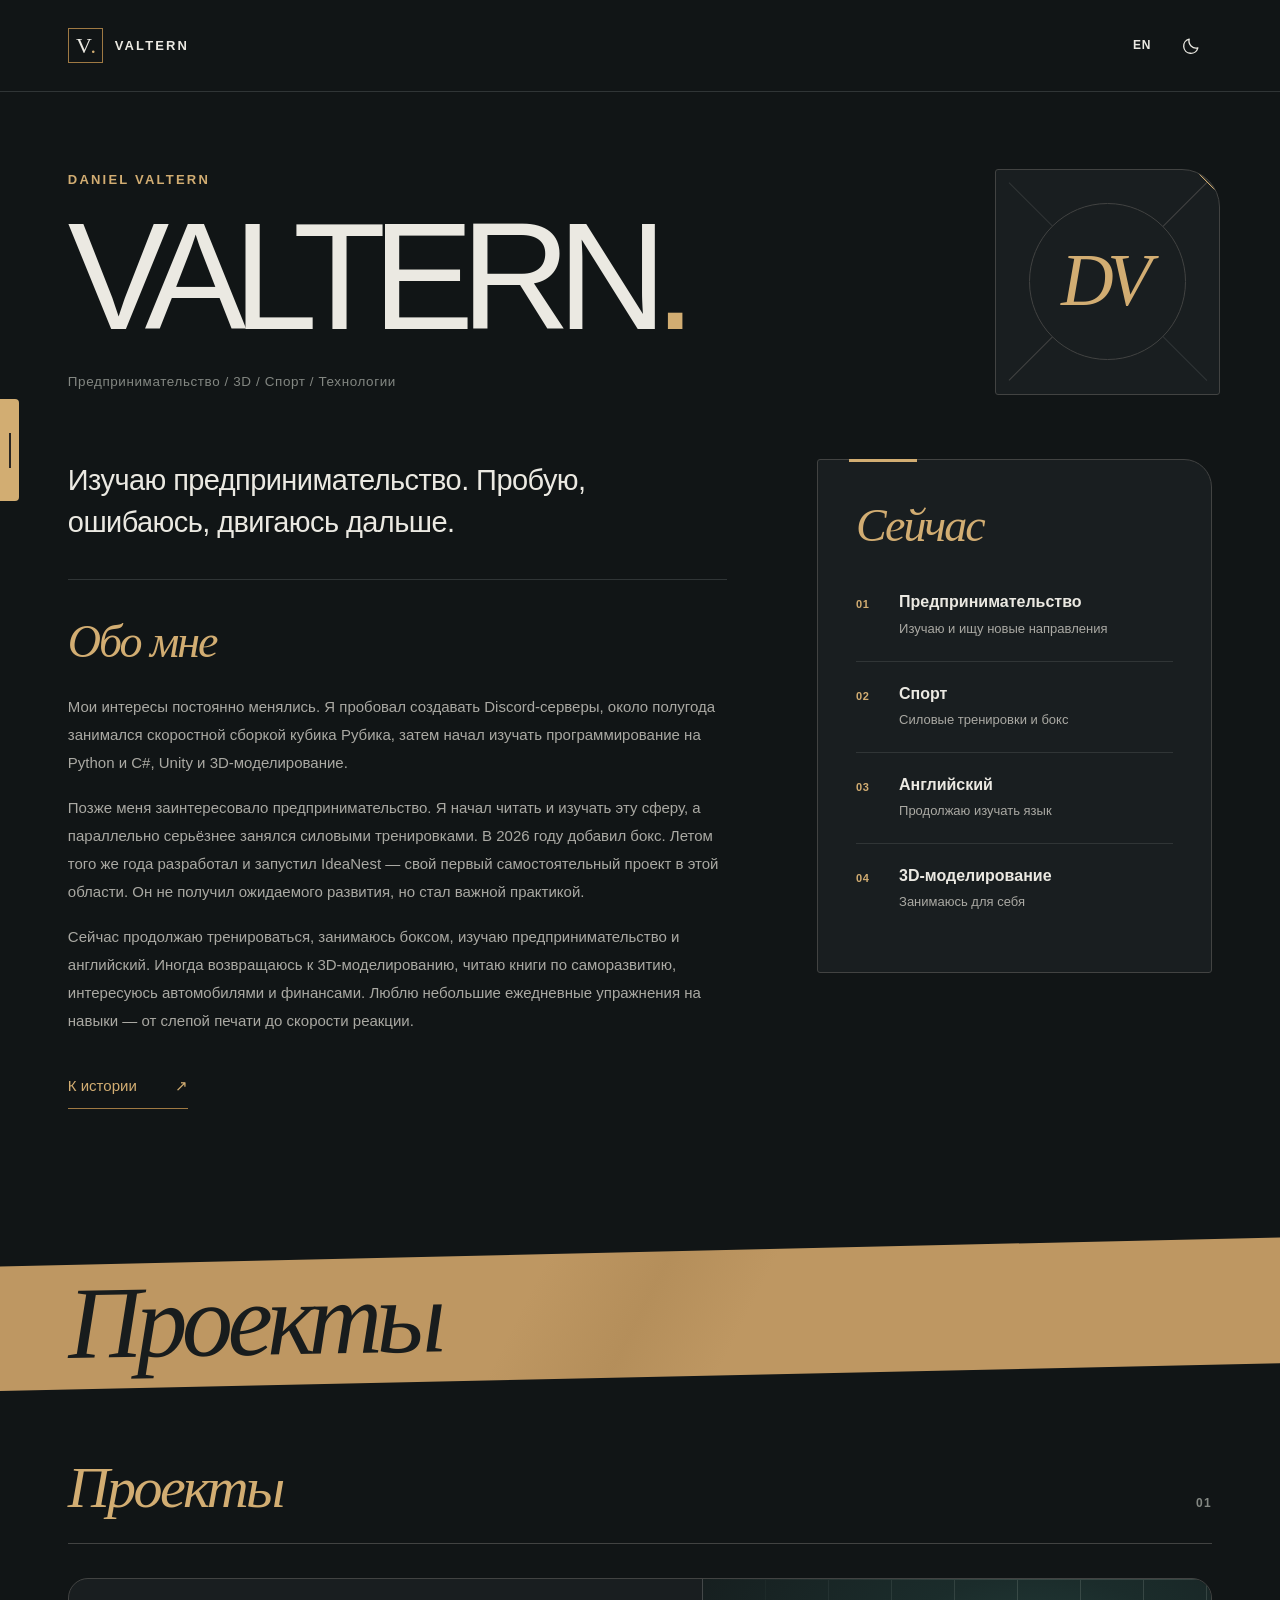
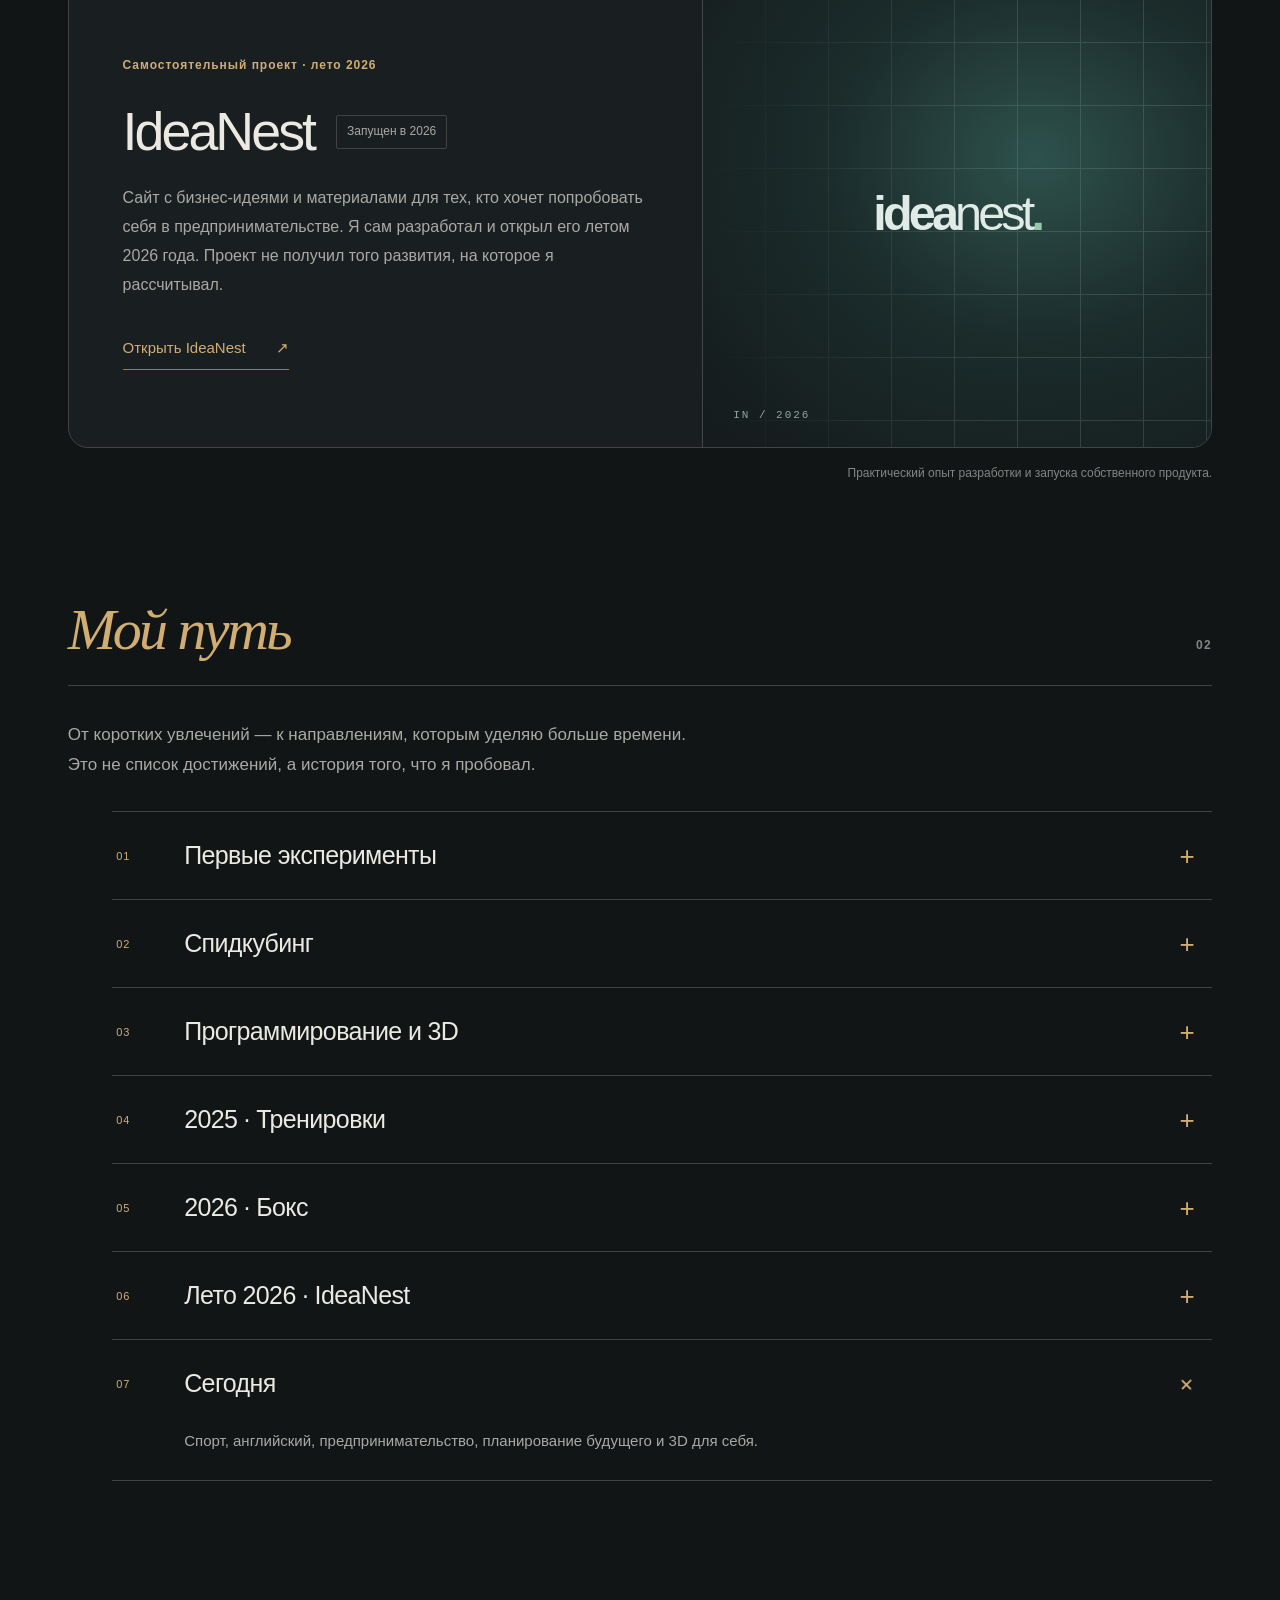
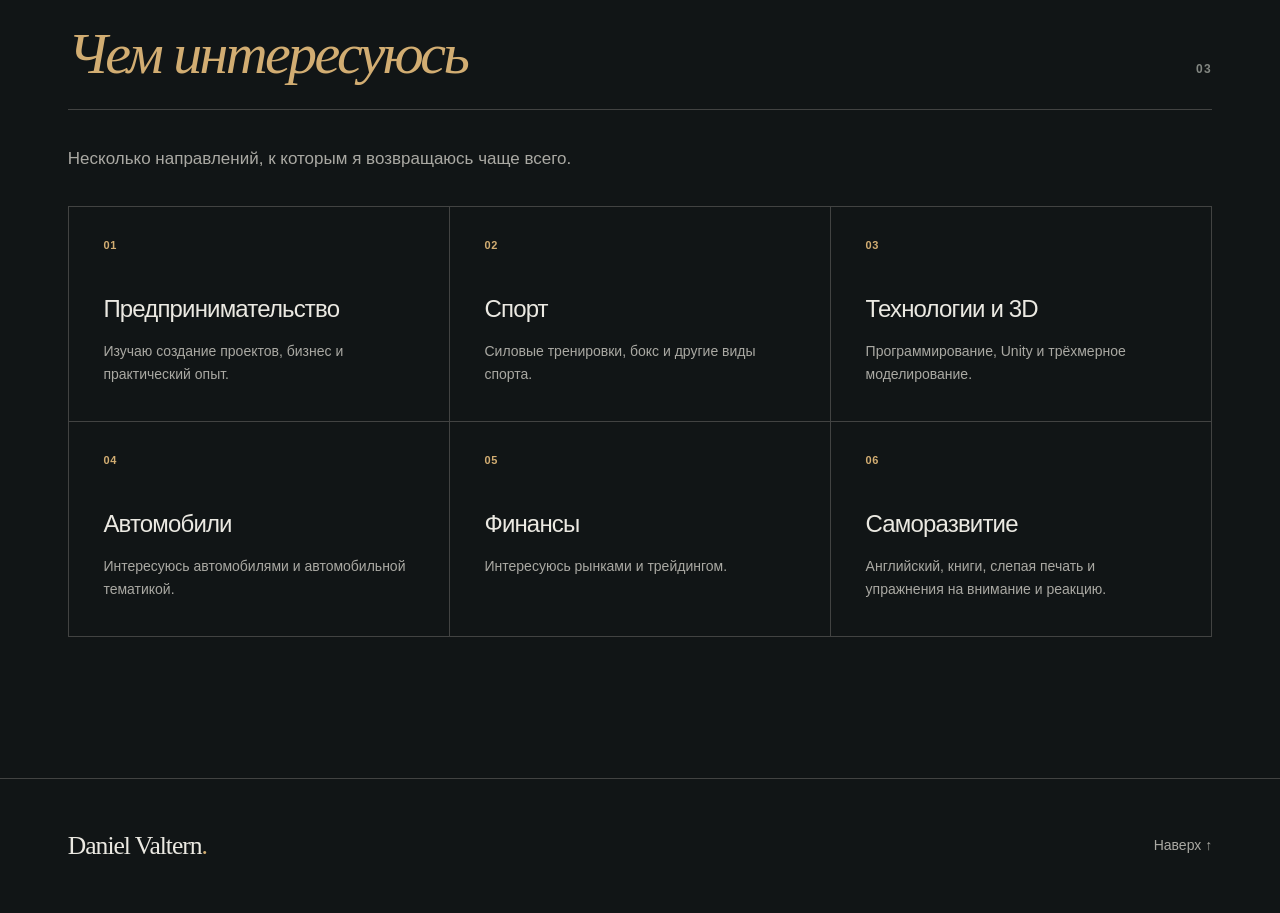
<file: index.html>
<!doctype html>
<html lang="ru">
<head>
  <meta charset="utf-8">
  <meta name="viewport" content="width=device-width,initial-scale=1">
  <meta name="color-scheme" content="dark light">
  <meta name="theme-color" content="#111416">
  <title>Daniel Valtern — личный сайт VALTERN</title>
  <meta name="description" content="Daniel Valtern (VALTERN): о моём пути, интересах, предпринимательстве, 3D-моделировании, спорте и проекте IdeaNest.">
  <meta name="author" content="Daniel Valtern">
  <meta name="robots" content="index,follow,max-image-preview:large">
  <meta property="og:type" content="profile">
  <meta property="og:site_name" content="VALTERN">
  <meta property="og:locale" content="ru_RU">
  <meta property="og:title" content="Daniel Valtern — личный сайт VALTERN">
  <meta property="og:description" content="Daniel Valtern (VALTERN): о моём пути, интересах, предпринимательстве, 3D-моделировании, спорте и проекте IdeaNest.">
  <meta property="og:image" content="images/share-card.png">
  <meta property="og:image:width" content="1200">
  <meta property="og:image:height" content="630">
  <meta name="twitter:card" content="summary_large_image">
  <link rel="icon" type="image/svg+xml" href="favicon.svg">
  <link rel="alternate" hreflang="ru" href="index.html">
  <link rel="alternate" hreflang="en" href="en.html">
  <link rel="alternate" type="text/markdown" href="profile.md" title="Text profile">
  <link rel="stylesheet" href="styles.css">
  <script>try { if(localStorage.getItem('valtern-theme')==='light') document.documentElement.dataset.theme='light'; } catch(e) {}</script>
  <script type="application/ld+json">{
  "@context": "https://schema.org",
  "@graph": [
    {
      "@type": "WebSite",
      "@id": "#website",
      "name": "VALTERN",
      "inLanguage": "ru",
      "publisher": {
        "@id": "#person"
      }
    },
    {
      "@type": "Person",
      "@id": "#person",
      "name": "Daniel Valtern",
      "alternateName": "VALTERN",
      "description": "Daniel Valtern (VALTERN): о моём пути, интересах, предпринимательстве, 3D-моделировании, спорте и проекте IdeaNest.",
      "knowsAbout": [
        "entrepreneurship",
        "3D modeling",
        "boxing",
        "Python",
        "C#",
        "Unity"
      ],
      "subjectOf": {
        "@id": "#ideanest"
      }
    },
    {
      "@type": "ProfilePage",
      "@id": "#profile",
      "name": "Daniel Valtern — личный сайт VALTERN",
      "inLanguage": "ru",
      "mainEntity": {
        "@id": "#person"
      }
    },
    {
      "@type": "CreativeWork",
      "@id": "#ideanest",
      "name": "IdeaNest",
      "url": "https://ideanest.ru/",
      "dateCreated": "2026",
      "description": "Сайт с бизнес-идеями и материалами для тех, кто хочет попробовать себя в предпринимательстве. Я сам разработал и открыл его летом 2026 года. Проект не получил того развития, на которое я рассчитывал.",
      "creator": {
        "@id": "#person"
      }
    }
  ]
}</script>
</head>
<body id="page-top">
<a class="skip-link" href="#main-content">К содержанию</a>
<header class="site-header">
  <a class="header-brand" href="#page-top" aria-label="Daniel Valtern — VALTERN"><span class="brand-symbol">V<span>.</span></span><span>VALTERN</span></a>
  <div class="header-actions"><a class="language-switch" href="en.html" hreflang="en" aria-label="Перейти на английскую версию">EN</a><button class="theme-switch" id="theme-switch" type="button" aria-label="Изменить тему" title="Изменить тему"><svg viewBox="0 0 24 24" width="20" height="20" fill="none" stroke="currentColor" stroke-width="1.6" stroke-linecap="round" stroke-linejoin="round" aria-hidden="true"><path d="M20.2 14.2A8.6 8.6 0 0 1 9.8 3.8a8.6 8.6 0 1 0 10.4 10.4Z"/></svg></button></div>
</header>
<div class="edge-navigation" id="edge-navigation">
  <div class="edge-sensor" id="edge-sensor" aria-hidden="true"></div>
  <button class="edge-toggle" id="edge-toggle" type="button" aria-expanded="false" aria-controls="edge-menu"><span class="edge-toggle-icon" aria-hidden="true">☰</span><span class="sr-only">Разделы сайта</span></button>
  <nav class="edge-menu" id="edge-menu" aria-label="Разделы сайта" aria-hidden="true" inert>
    <p class="edge-menu-title">Разделы</p>
    <a href="#about">Обо мне</a>
    <a href="#projects">Проекты</a>
    <a href="#journey">Путь</a>
    <a href="#interests">Интересы</a>
    <a class="edge-top" href="#page-top">Наверх ↑</a>
  </nav>
</div>
<main id="main-content" tabindex="-1">
  <section class="hero" aria-labelledby="page-title">
    <div class="identity">
      <div class="identity-copy"><p class="eyebrow">Daniel Valtern</p><h1 id="page-title">VALTERN<span class="name-dot">.</span></h1><p class="hero-cue">Предпринимательство / 3D / Спорт / Технологии</p></div>
      <div class="avatar-block" role="img" aria-label="Монограмма DV — без личной фотографии"><span class="avatar-inside">DV</span><span class="avatar-slash" aria-hidden="true"></span></div>
    </div>
    <div class="profile-layout">
      <div class="profile-copy">
        <p class="intro">Изучаю предпринимательство. Пробую, ошибаюсь, двигаюсь дальше.</p>
        <section class="about" id="about" aria-labelledby="about-heading"><h2 id="about-heading">Обо мне</h2>
          <p>Мои интересы постоянно менялись. Я пробовал создавать Discord-серверы, около полугода занимался скоростной сборкой кубика Рубика, затем начал изучать программирование на Python и C#, Unity и 3D-моделирование.</p><p>Позже меня заинтересовало предпринимательство. Я начал читать и изучать эту сферу, а параллельно серьёзнее занялся силовыми тренировками. В 2026 году добавил бокс. Летом того же года разработал и запустил IdeaNest — свой первый самостоятельный проект в этой области. Он не получил ожидаемого развития, но стал важной практикой.</p><p>Сейчас продолжаю тренироваться, занимаюсь боксом, изучаю предпринимательство и английский. Иногда возвращаюсь к 3D-моделированию, читаю книги по саморазвитию, интересуюсь автомобилями и финансами. Люблю небольшие ежедневные упражнения на навыки — от слепой печати до скорости реакции.</p>
        </section>
        <a class="inline-arrow" href="#journey">К истории <span aria-hidden="true">↗</span></a>
      </div>
      <aside class="profile-links" aria-labelledby="now-title">
        <h2 id="now-title">Сейчас</h2>
        <div class="focus-list">
          <div class="focus-item"><span class="focus-number">01</span><div><h3>Предпринимательство</h3><p>Изучаю и ищу новые направления</p></div></div>
          <div class="focus-item"><span class="focus-number">02</span><div><h3>Спорт</h3><p>Силовые тренировки и бокс</p></div></div>
          <div class="focus-item"><span class="focus-number">03</span><div><h3>Английский</h3><p>Продолжаю изучать язык</p></div></div>
          <div class="focus-item"><span class="focus-number">04</span><div><h3>3D-моделирование</h3><p>Занимаюсь для себя</p></div></div>
        </div>
      </aside>
    </div>
  </section>
  <div class="fold" aria-hidden="true"><span>Проекты</span></div>
  <section class="work section-container" id="projects" aria-labelledby="projects-heading">
    <header class="section-intro"><h2 id="projects-heading">Проекты</h2><span class="section-index">01</span></header>
    <article class="portfolio-project ideanest-project" id="ideanest" aria-labelledby="ideanest-heading">
      <div class="project-text"><p class="project-eyebrow">Самостоятельный проект · лето 2026</p><div class="project-heading"><h3 id="ideanest-heading">IdeaNest</h3><span class="project-status">Запущен в 2026</span></div>
        <p>Сайт с бизнес-идеями и материалами для тех, кто хочет попробовать себя в предпринимательстве. Я сам разработал и открыл его летом 2026 года. Проект не получил того развития, на которое я рассчитывал.</p><a class="project-action" href="https://ideanest.ru/" target="_blank" rel="noopener noreferrer" aria-label="Открыть IdeaNest (Открывается в новой вкладке)">Открыть IdeaNest <span aria-hidden="true">↗</span></a>
      </div>
      <div class="project-visual" aria-hidden="true"><div class="visual-grid"></div><span class="ideanest-mark">idea<span>nest</span><i>.</i></span><div class="visual-foot">IN / 2026</div></div>
    </article>
    <p class="project-footnote">Практический опыт разработки и запуска собственного продукта.</p>
  </section>
  <section class="journey section-container" id="journey" aria-labelledby="journey-heading">
    <header class="section-intro"><h2 id="journey-heading">Мой путь</h2><span class="section-index">02</span></header>
    <p class="section-lead">От коротких увлечений — к направлениям, которым уделяю больше времени. Это не список достижений, а история того, что я пробовал.</p>
    <div class="timeline">
      <details class="timeline-item" ><summary><span class="timeline-number">01</span><span class="timeline-title">Первые эксперименты</span><span class="timeline-expander" aria-hidden="true">+</span></summary><div class="timeline-body"><p>Пробовал разные занятия и небольшие интернет-проекты, в том числе создавал Discord-серверы.</p></div></details>
      <details class="timeline-item" ><summary><span class="timeline-number">02</span><span class="timeline-title">Спидкубинг</span><span class="timeline-expander" aria-hidden="true">+</span></summary><div class="timeline-body"><p>Около шести месяцев занимался скоростной сборкой кубика Рубика.</p></div></details>
      <details class="timeline-item" ><summary><span class="timeline-number">03</span><span class="timeline-title">Программирование и 3D</span><span class="timeline-expander" aria-hidden="true">+</span></summary><div class="timeline-body"><p>Изучал Python, C#, Unity и 3D-моделирование. Позже начал изучать предпринимательство.</p></div></details>
      <details class="timeline-item" ><summary><span class="timeline-number">04</span><span class="timeline-title">2025 · Тренировки</span><span class="timeline-expander" aria-hidden="true">+</span></summary><div class="timeline-body"><p>Начал серьёзно заниматься силовыми тренировками.</p></div></details>
      <details class="timeline-item" ><summary><span class="timeline-number">05</span><span class="timeline-title">2026 · Бокс</span><span class="timeline-expander" aria-hidden="true">+</span></summary><div class="timeline-body"><p>Добавил к тренировкам бокс.</p></div></details>
      <details class="timeline-item" ><summary><span class="timeline-number">06</span><span class="timeline-title">Лето 2026 · IdeaNest</span><span class="timeline-expander" aria-hidden="true">+</span></summary><div class="timeline-body"><p>Разработал и открыл IdeaNest. Это была попытка самостоятельно реализовать бизнес-идею на практике.</p></div></details>
      <details class="timeline-item" open><summary><span class="timeline-number">07</span><span class="timeline-title">Сегодня</span><span class="timeline-expander" aria-hidden="true">+</span></summary><div class="timeline-body"><p>Спорт, английский, предпринимательство, планирование будущего и 3D для себя.</p></div></details>
    </div>
  </section>
  <section class="interests section-container" id="interests" aria-labelledby="interests-heading">
    <header class="section-intro"><h2 id="interests-heading">Чем интересуюсь</h2><span class="section-index">03</span></header>
    <p class="section-lead">Несколько направлений, к которым я возвращаюсь чаще всего.</p>
    <div class="interest-grid">
<div class="interest-item"><span class="interest-number">01</span><h3>Предпринимательство</h3><p>Изучаю создание проектов, бизнес и практический опыт.</p></div><div class="interest-item"><span class="interest-number">02</span><h3>Спорт</h3><p>Силовые тренировки, бокс и другие виды спорта.</p></div><div class="interest-item"><span class="interest-number">03</span><h3>Технологии и 3D</h3><p>Программирование, Unity и трёхмерное моделирование.</p></div><div class="interest-item"><span class="interest-number">04</span><h3>Автомобили</h3><p>Интересуюсь автомобилями и автомобильной тематикой.</p></div><div class="interest-item"><span class="interest-number">05</span><h3>Финансы</h3><p>Интересуюсь рынками и трейдингом.</p></div><div class="interest-item"><span class="interest-number">06</span><h3>Саморазвитие</h3><p>Английский, книги, слепая печать и упражнения на внимание и реакцию.</p></div>    </div>
  </section>
</main>
<footer class="site-footer section-container"><span class="footer-brand">Daniel Valtern<span>.</span></span><a href="#page-top">Наверх ↑</a></footer>
<script src="site.js" defer></script><script src="navigation.js" defer></script>
</body>
</html>
</file>
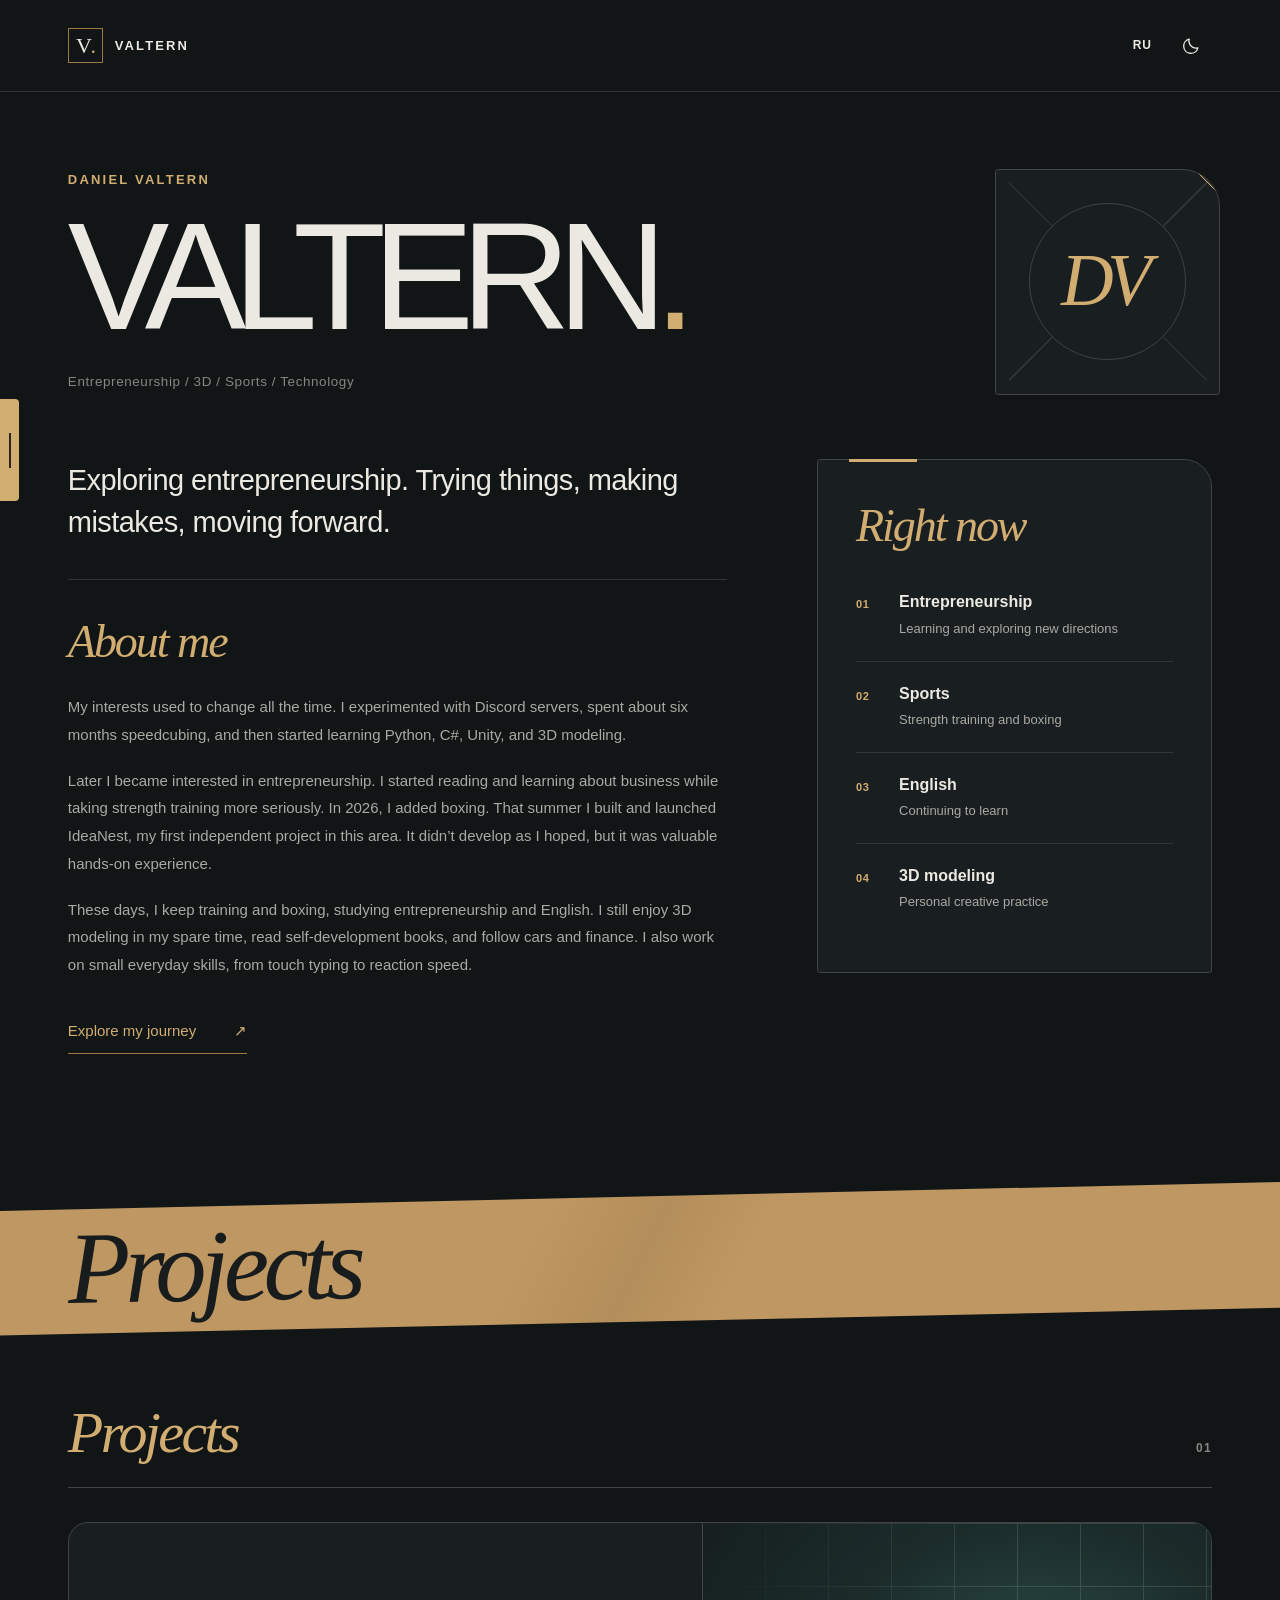
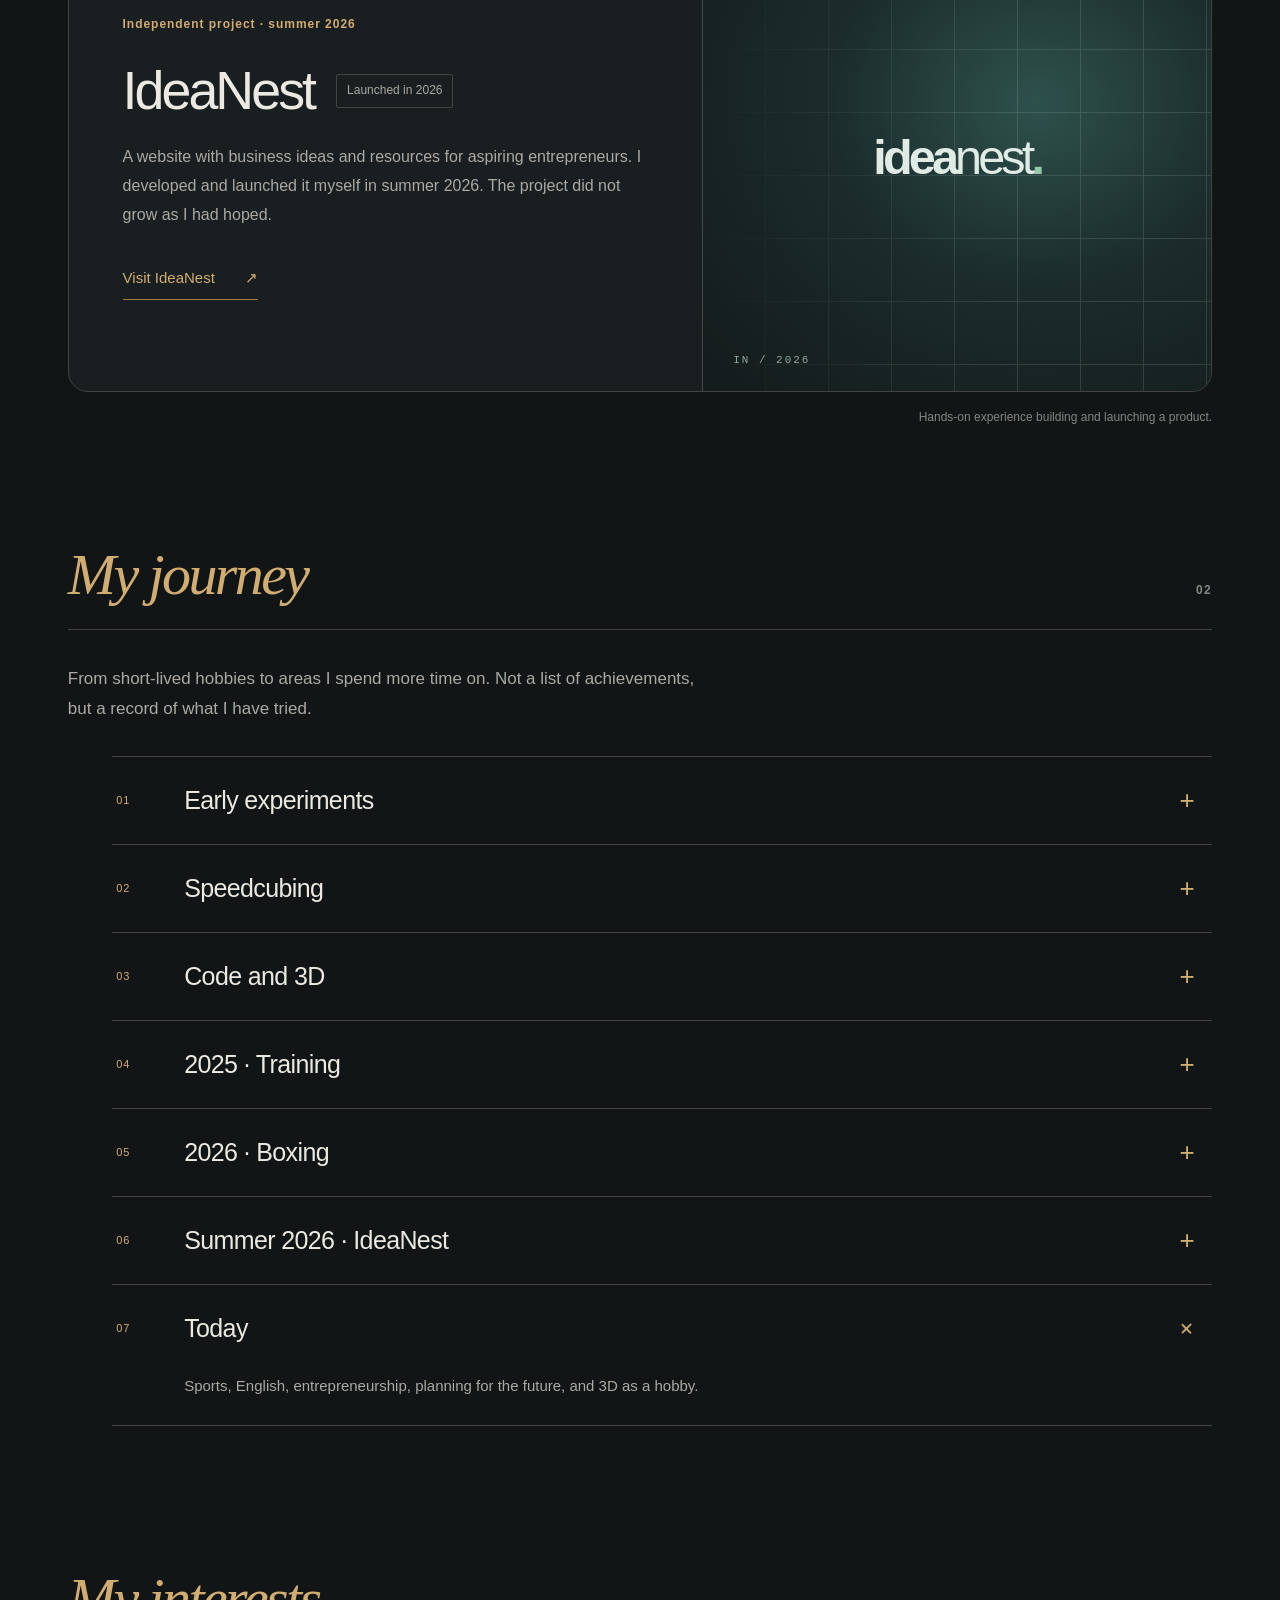
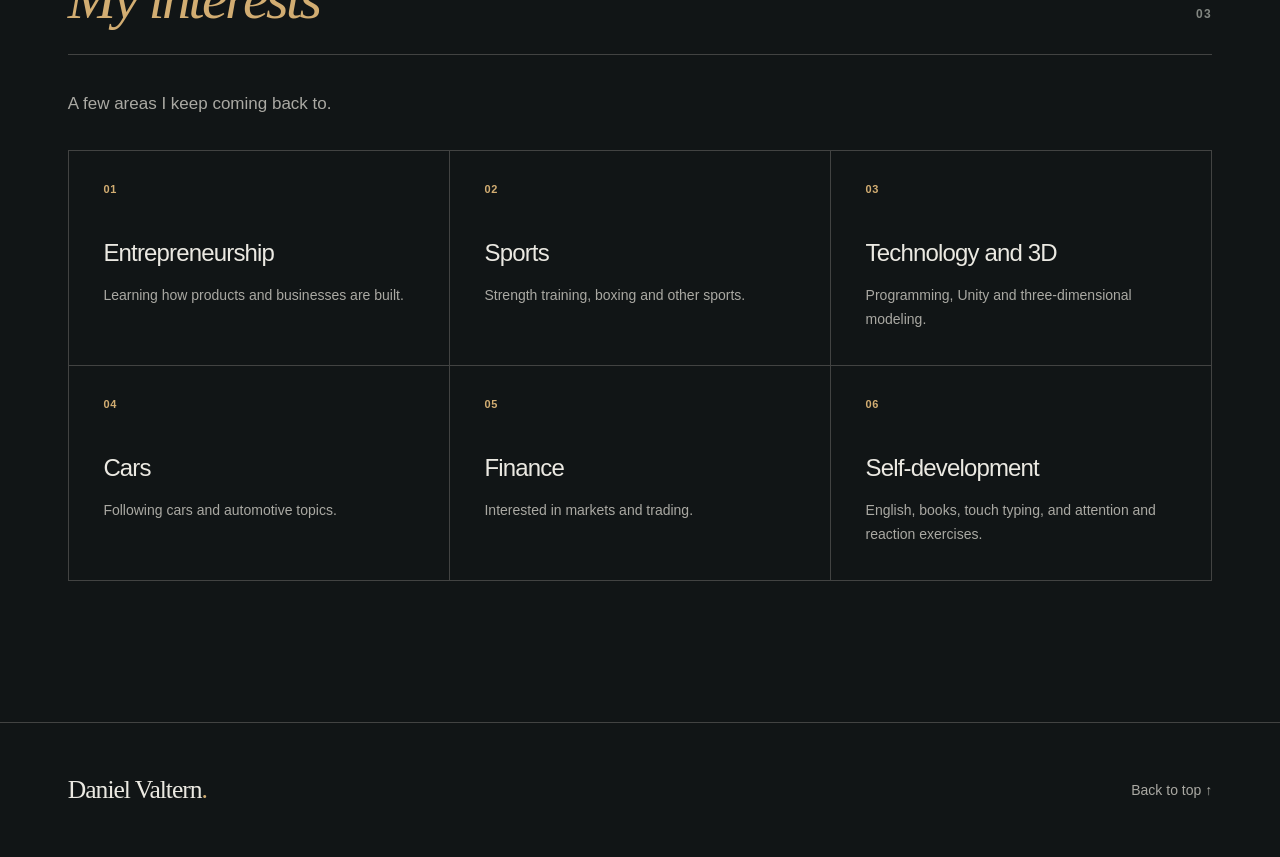
<file: en.html>
<!doctype html>
<html lang="en">
<head>
  <meta charset="utf-8">
  <meta name="viewport" content="width=device-width,initial-scale=1">
  <meta name="color-scheme" content="dark light">
  <meta name="theme-color" content="#111416">
  <title>Daniel Valtern — VALTERN personal website</title>
  <meta name="description" content="Daniel Valtern (VALTERN): my journey, interests in entrepreneurship, 3D modeling, sports, technology, and my IdeaNest project.">
  <meta name="author" content="Daniel Valtern">
  <meta name="robots" content="index,follow,max-image-preview:large">
  <meta property="og:type" content="profile">
  <meta property="og:site_name" content="VALTERN">
  <meta property="og:locale" content="en_US">
  <meta property="og:title" content="Daniel Valtern — VALTERN personal website">
  <meta property="og:description" content="Daniel Valtern (VALTERN): my journey, interests in entrepreneurship, 3D modeling, sports, technology, and my IdeaNest project.">
  <meta property="og:image" content="images/share-card.png">
  <meta property="og:image:width" content="1200">
  <meta property="og:image:height" content="630">
  <meta name="twitter:card" content="summary_large_image">
  <link rel="icon" type="image/svg+xml" href="favicon.svg">
  <link rel="alternate" hreflang="ru" href="index.html">
  <link rel="alternate" hreflang="en" href="en.html">
  <link rel="alternate" type="text/markdown" href="profile.md" title="Text profile">
  <link rel="stylesheet" href="styles.css">
  <script>try { if(localStorage.getItem('valtern-theme')==='light') document.documentElement.dataset.theme='light'; } catch(e) {}</script>
  <script type="application/ld+json">{
  "@context": "https://schema.org",
  "@graph": [
    {
      "@type": "WebSite",
      "@id": "#website",
      "name": "VALTERN",
      "inLanguage": "en",
      "publisher": {
        "@id": "#person"
      }
    },
    {
      "@type": "Person",
      "@id": "#person",
      "name": "Daniel Valtern",
      "alternateName": "VALTERN",
      "description": "Daniel Valtern (VALTERN): my journey, interests in entrepreneurship, 3D modeling, sports, technology, and my IdeaNest project.",
      "knowsAbout": [
        "entrepreneurship",
        "3D modeling",
        "boxing",
        "Python",
        "C#",
        "Unity"
      ],
      "subjectOf": {
        "@id": "#ideanest"
      }
    },
    {
      "@type": "ProfilePage",
      "@id": "#profile",
      "name": "Daniel Valtern — VALTERN personal website",
      "inLanguage": "en",
      "mainEntity": {
        "@id": "#person"
      }
    },
    {
      "@type": "CreativeWork",
      "@id": "#ideanest",
      "name": "IdeaNest",
      "url": "https://ideanest.ru/",
      "dateCreated": "2026",
      "description": "A website with business ideas and resources for aspiring entrepreneurs. I developed and launched it myself in summer 2026. The project did not grow as I had hoped.",
      "creator": {
        "@id": "#person"
      }
    }
  ]
}</script>
</head>
<body id="page-top">
<a class="skip-link" href="#main-content">Skip to content</a>
<header class="site-header">
  <a class="header-brand" href="#page-top" aria-label="Daniel Valtern — VALTERN"><span class="brand-symbol">V<span>.</span></span><span>VALTERN</span></a>
  <div class="header-actions"><a class="language-switch" href="index.html" hreflang="ru" aria-label="Switch to Russian">RU</a><button class="theme-switch" id="theme-switch" type="button" aria-label="Switch color theme" title="Switch color theme"><svg viewBox="0 0 24 24" width="20" height="20" fill="none" stroke="currentColor" stroke-width="1.6" stroke-linecap="round" stroke-linejoin="round" aria-hidden="true"><path d="M20.2 14.2A8.6 8.6 0 0 1 9.8 3.8a8.6 8.6 0 1 0 10.4 10.4Z"/></svg></button></div>
</header>
<div class="edge-navigation" id="edge-navigation">
  <div class="edge-sensor" id="edge-sensor" aria-hidden="true"></div>
  <button class="edge-toggle" id="edge-toggle" type="button" aria-expanded="false" aria-controls="edge-menu"><span class="edge-toggle-icon" aria-hidden="true">☰</span><span class="sr-only">Site sections</span></button>
  <nav class="edge-menu" id="edge-menu" aria-label="Site sections" aria-hidden="true" inert>
    <p class="edge-menu-title">Explore</p>
    <a href="#about">About</a>
    <a href="#projects">Projects</a>
    <a href="#journey">Journey</a>
    <a href="#interests">Interests</a>
    <a class="edge-top" href="#page-top">Back to top ↑</a>
  </nav>
</div>
<main id="main-content" tabindex="-1">
  <section class="hero" aria-labelledby="page-title">
    <div class="identity">
      <div class="identity-copy"><p class="eyebrow">Daniel Valtern</p><h1 id="page-title">VALTERN<span class="name-dot">.</span></h1><p class="hero-cue">Entrepreneurship / 3D / Sports / Technology</p></div>
      <div class="avatar-block" role="img" aria-label="DV monogram — no personal portrait yet"><span class="avatar-inside">DV</span><span class="avatar-slash" aria-hidden="true"></span></div>
    </div>
    <div class="profile-layout">
      <div class="profile-copy">
        <p class="intro">Exploring entrepreneurship. Trying things, making mistakes, moving forward.</p>
        <section class="about" id="about" aria-labelledby="about-heading"><h2 id="about-heading">About me</h2>
          <p>My interests used to change all the time. I experimented with Discord servers, spent about six months speedcubing, and then started learning Python, C#, Unity, and 3D modeling.</p><p>Later I became interested in entrepreneurship. I started reading and learning about business while taking strength training more seriously. In 2026, I added boxing. That summer I built and launched IdeaNest, my first independent project in this area. It didn’t develop as I hoped, but it was valuable hands-on experience.</p><p>These days, I keep training and boxing, studying entrepreneurship and English. I still enjoy 3D modeling in my spare time, read self-development books, and follow cars and finance. I also work on small everyday skills, from touch typing to reaction speed.</p>
        </section>
        <a class="inline-arrow" href="#journey">Explore my journey <span aria-hidden="true">↗</span></a>
      </div>
      <aside class="profile-links" aria-labelledby="now-title">
        <h2 id="now-title">Right now</h2>
        <div class="focus-list">
          <div class="focus-item"><span class="focus-number">01</span><div><h3>Entrepreneurship</h3><p>Learning and exploring new directions</p></div></div>
          <div class="focus-item"><span class="focus-number">02</span><div><h3>Sports</h3><p>Strength training and boxing</p></div></div>
          <div class="focus-item"><span class="focus-number">03</span><div><h3>English</h3><p>Continuing to learn</p></div></div>
          <div class="focus-item"><span class="focus-number">04</span><div><h3>3D modeling</h3><p>Personal creative practice</p></div></div>
        </div>
      </aside>
    </div>
  </section>
  <div class="fold" aria-hidden="true"><span>Projects</span></div>
  <section class="work section-container" id="projects" aria-labelledby="projects-heading">
    <header class="section-intro"><h2 id="projects-heading">Projects</h2><span class="section-index">01</span></header>
    <article class="portfolio-project ideanest-project" id="ideanest" aria-labelledby="ideanest-heading">
      <div class="project-text"><p class="project-eyebrow">Independent project · summer 2026</p><div class="project-heading"><h3 id="ideanest-heading">IdeaNest</h3><span class="project-status">Launched in 2026</span></div>
        <p>A website with business ideas and resources for aspiring entrepreneurs. I developed and launched it myself in summer 2026. The project did not grow as I had hoped.</p><a class="project-action" href="https://ideanest.ru/" target="_blank" rel="noopener noreferrer" aria-label="Visit IdeaNest (Opens in a new tab)">Visit IdeaNest <span aria-hidden="true">↗</span></a>
      </div>
      <div class="project-visual" aria-hidden="true"><div class="visual-grid"></div><span class="ideanest-mark">idea<span>nest</span><i>.</i></span><div class="visual-foot">IN / 2026</div></div>
    </article>
    <p class="project-footnote">Hands-on experience building and launching a product.</p>
  </section>
  <section class="journey section-container" id="journey" aria-labelledby="journey-heading">
    <header class="section-intro"><h2 id="journey-heading">My journey</h2><span class="section-index">02</span></header>
    <p class="section-lead">From short-lived hobbies to areas I spend more time on. Not a list of achievements, but a record of what I have tried.</p>
    <div class="timeline">
      <details class="timeline-item" ><summary><span class="timeline-number">01</span><span class="timeline-title">Early experiments</span><span class="timeline-expander" aria-hidden="true">+</span></summary><div class="timeline-body"><p>I tried different activities and small online projects, including running Discord servers.</p></div></details>
      <details class="timeline-item" ><summary><span class="timeline-number">02</span><span class="timeline-title">Speedcubing</span><span class="timeline-expander" aria-hidden="true">+</span></summary><div class="timeline-body"><p>I spent around six months learning to solve Rubik’s cubes quickly.</p></div></details>
      <details class="timeline-item" ><summary><span class="timeline-number">03</span><span class="timeline-title">Code and 3D</span><span class="timeline-expander" aria-hidden="true">+</span></summary><div class="timeline-body"><p>I studied Python, C#, Unity and 3D modeling, then began exploring entrepreneurship.</p></div></details>
      <details class="timeline-item" ><summary><span class="timeline-number">04</span><span class="timeline-title">2025 · Training</span><span class="timeline-expander" aria-hidden="true">+</span></summary><div class="timeline-body"><p>I started taking strength training seriously.</p></div></details>
      <details class="timeline-item" ><summary><span class="timeline-number">05</span><span class="timeline-title">2026 · Boxing</span><span class="timeline-expander" aria-hidden="true">+</span></summary><div class="timeline-body"><p>I added boxing to my training.</p></div></details>
      <details class="timeline-item" ><summary><span class="timeline-number">06</span><span class="timeline-title">Summer 2026 · IdeaNest</span><span class="timeline-expander" aria-hidden="true">+</span></summary><div class="timeline-body"><p>I developed and launched IdeaNest to put a business idea into practice.</p></div></details>
      <details class="timeline-item" open><summary><span class="timeline-number">07</span><span class="timeline-title">Today</span><span class="timeline-expander" aria-hidden="true">+</span></summary><div class="timeline-body"><p>Sports, English, entrepreneurship, planning for the future, and 3D as a hobby.</p></div></details>
    </div>
  </section>
  <section class="interests section-container" id="interests" aria-labelledby="interests-heading">
    <header class="section-intro"><h2 id="interests-heading">My interests</h2><span class="section-index">03</span></header>
    <p class="section-lead">A few areas I keep coming back to.</p>
    <div class="interest-grid">
<div class="interest-item"><span class="interest-number">01</span><h3>Entrepreneurship</h3><p>Learning how products and businesses are built.</p></div><div class="interest-item"><span class="interest-number">02</span><h3>Sports</h3><p>Strength training, boxing and other sports.</p></div><div class="interest-item"><span class="interest-number">03</span><h3>Technology and 3D</h3><p>Programming, Unity and three-dimensional modeling.</p></div><div class="interest-item"><span class="interest-number">04</span><h3>Cars</h3><p>Following cars and automotive topics.</p></div><div class="interest-item"><span class="interest-number">05</span><h3>Finance</h3><p>Interested in markets and trading.</p></div><div class="interest-item"><span class="interest-number">06</span><h3>Self-development</h3><p>English, books, touch typing, and attention and reaction exercises.</p></div>    </div>
  </section>
</main>
<footer class="site-footer section-container"><span class="footer-brand">Daniel Valtern<span>.</span></span><a href="#page-top">Back to top ↑</a></footer>
<script src="site.js" defer></script><script src="navigation.js" defer></script>
</body>
</html>
</file>
<file: styles.css>
:root {
  color-scheme: dark;
  --ink: #111516;
  --panel: #191e20;
  --panel-2: #202527;
  --paper: #ebe9e2;
  --quiet: #aaa9a3;
  --quiet-2: #838782;
  --accent: #d2ad72;
  --accent-2: #9f7943;
  --line: #424342;
  --thin-line: #303536;
  --nav-width: min(254px, calc(100vw - 44px));
  --nav-duration: .3s;
  font-family: -apple-system, BlinkMacSystemFont, "Segoe UI", Arial, sans-serif;
  font-size: 16px;
  line-height: 1.65;
  color: var(--paper);
  background: var(--ink);
  scroll-behavior: smooth;
  scroll-padding-top: 32px;
}
:root[data-theme="light"] {
  color-scheme: light;
  --ink: #f4f0e7;
  --panel: #eee8dd;
  --panel-2: #e6dfd4;
  --paper: #222826;
  --quiet: #626862;
  --quiet-2: #77786f;
  --accent: #8e642f;
  --accent-2: #af8145;
  --line: #cbbfab;
  --thin-line: #d9d2c6;
}
*,*::before,*::after { box-sizing: border-box; }
body { margin: 0; min-width: 280px; overflow-x: hidden; }
button,input,textarea { font: inherit; }
button { cursor: pointer; }
a { color: inherit; text-decoration: none; }
a:hover { color: var(--accent); }
:focus-visible { outline: 2px solid var(--accent); outline-offset: 5px; }
::selection { background: var(--accent); color: var(--ink); }
h1,h2,h3,p { margin: 0; }
[id] { scroll-margin-top: 28px; }
.sr-only { position: absolute; width: 1px; height: 1px; padding: 0; border: 0; clip: rect(0,0,0,0); overflow: hidden; white-space: nowrap; }
.skip-link { position: fixed; top: 8px; left: 20px; z-index: 120; transform: translateY(-180%); padding: 10px 18px; background: var(--panel); border: 1px solid var(--accent); }
.skip-link:focus { transform: none; }
.section-container,.hero,.site-header { max-width: 1512px; padding-inline: clamp(22px,5.3vw,86px); margin-inline: auto; }

/* Deliberately restrained navigation: the identity comes before the chrome. */
.site-header { height: 92px; display: flex; align-items: center; justify-content: space-between; gap: 20px; border-bottom: 1px solid var(--thin-line); }
.header-brand { display: inline-flex; align-items: center; gap: 12px; font-size: 13px; font-weight: 650; letter-spacing: .16em; line-height: 1; }
.brand-symbol { display: inline-flex; align-items: center; justify-content: center; border: 1px solid var(--accent-2); width: 35px; height: 35px; font-family: Georgia,serif; font-size: 22px; font-weight: 400; letter-spacing: -.06em; }
.brand-symbol span,.name-dot,.footer-brand span { color: var(--accent); }
.header-actions { display: flex; align-items: center; gap: 7px; }
.language-switch,.theme-switch { display: grid; place-items: center; min-width: 42px; height: 42px; border: 1px solid transparent; background: transparent; color: var(--paper); font-size: 12px; font-weight: 700; letter-spacing: .06em; transition: border-color .2s, background-color .2s,color .2s; }
.theme-switch { padding: 0; }
.language-switch:hover,.theme-switch:hover { border-color: var(--line); background: var(--panel); color: var(--accent); }

.hero { padding-top: clamp(48px,6vw,92px); }
.identity { display: grid; grid-template-columns: minmax(0,1fr) clamp(116px,17vw,246px); gap: 16px; align-items: center; margin-bottom: clamp(34px,5vw,70px); }
.eyebrow { color: var(--accent); font-size: 13px; letter-spacing: .17em; font-weight: 650; text-transform: uppercase; margin-bottom: 13px; }
h1 { font-size: clamp(56px,11.9vw,181px); font-weight: 350; line-height: .96; letter-spacing: -.088em; white-space: nowrap; }
.hero-cue { font-size: clamp(11px,1.05vw,14px); font-weight: 500; line-height: 1.8; color: var(--quiet-2); letter-spacing: .045em; margin-top: 21px; }
.avatar-block { position: relative; isolation: isolate; align-self: stretch; aspect-ratio: 1/1; display: grid; place-items: center; border: 1px solid var(--line); border-radius: 3px 38px 3px 3px; background: var(--panel); overflow: hidden; }
.avatar-block::before { content: ''; position: absolute; width: 125%; height: 1px; background: var(--line); transform: rotate(-45deg); z-index: -1; }
.avatar-block::after { content: ''; position: absolute; width: 125%; height: 1px; background: var(--thin-line); transform: rotate(45deg); z-index: -1; }
.avatar-inside { display: inline-grid; place-items: center; width: 70%; aspect-ratio: 1; background: var(--panel); font: italic 400 clamp(33px,5.7vw,83px)/1 Georgia,serif; letter-spacing: -.09em; color: var(--accent); border: 1px solid var(--line); border-radius: 50%; padding-right: .12em; }
.avatar-slash { position: absolute; top: 0; right: 0; width: 35px; height: 35px; border-bottom: 1px solid var(--accent); transform: translate(50%,-50%) rotate(45deg); }
.profile-layout { display: grid; grid-template-columns: minmax(0,1.4fr) minmax(295px,.84fr); gap: clamp(40px,7vw,126px); align-items: start; padding-bottom: clamp(72px,10vw,156px); }
.profile-copy { min-width: 0; }
.intro { max-width: 750px; font-size: clamp(20px,2.35vw,29px); line-height: 1.47; letter-spacing: -.02em; font-weight: 350; color: var(--paper); padding-bottom: 35px; border-bottom: 1px solid var(--thin-line); }
.about { padding-top: 34px; }
.about h2,.profile-links h2 { font: italic 400 clamp(33px,3.6vw,47px)/1.2 Georgia,serif; color: var(--accent); letter-spacing: -.045em; margin-bottom: 24px; }
.about p { max-width: 770px; font-size: clamp(15px,1.08vw,17px); line-height: 1.85; color: var(--quiet); }
.about p+p { margin-top: 18px; }
.inline-arrow { display: inline-flex; align-items: center; gap: 38px; margin-top: 30px; min-height: 45px; border-bottom: 1px solid var(--accent-2); color: var(--accent); font-size: 15px; }
.inline-arrow span,.project-action span { transition: transform .22s; }
.inline-arrow:hover span,.project-action:hover span { transform: translate(3px,-3px); }
.profile-links { position: relative; min-width: 0; padding: clamp(24px,3vw,39px); background: var(--panel); border: 1px solid var(--line); border-radius: 3px 28px 3px 3px; }
.profile-links::before { content: ''; position: absolute; top: -1px; left: 31px; height: 3px; width: 68px; background: var(--accent); }
.profile-links h2 { margin-bottom: 17px; }
.focus-item { display: grid; grid-template-columns: 31px 1fr; gap: 12px; padding: 21px 0; border-top: 1px solid var(--thin-line); }
.focus-item:first-child { border-top: 0; }
.focus-number,.interest-number { font-size: 11px; font-weight: 600; letter-spacing: .06em; color: var(--accent); padding-top: 4px; }
.focus-item h3 { font-size: 16px; font-weight: 550; line-height: 1.4; margin-bottom: 5px; }
.focus-item p { font-size: 13px; line-height: 1.6; color: var(--quiet); }

/* Angled section banner adapted from the source design. */
.fold { height: clamp(110px,12vw,162px); display: flex; align-items: center; position: relative; overflow: hidden; background: #be9762; clip-path: polygon(0 19%,100% 0,100% 82%,0 100%); margin-bottom: 20px; }
.fold::after { content: ''; position: absolute; inset: 0; background: linear-gradient(117deg,transparent 41%,#8b693a30 50%,transparent 58%); pointer-events: none; }
.fold span { display: block; padding-left: clamp(22px,5.3vw,86px); width: 100%; max-width: 1512px; margin-inline: auto; font: italic 400 clamp(62px,8vw,114px)/1 Georgia,serif; color: #181c1d; letter-spacing: -.055em; transform: rotate(-1deg); }
.section-intro { display: flex; align-items: baseline; justify-content: space-between; gap: 20px; padding-bottom: 23px; margin-bottom: 34px; border-bottom: 1px solid var(--line); }
.section-intro h2 { font: italic 400 clamp(35px,4.6vw,58px)/1.1 Georgia,serif; letter-spacing: -.045em; color: var(--accent); }
.section-index { font-size: 12px; font-weight: 650; letter-spacing: .12em; color: var(--quiet-2); }
.section-lead { max-width: 630px; color: var(--quiet); font-size: 17px; line-height: 1.75; margin-bottom: 32px; }
.work { padding-top: 45px; padding-bottom: clamp(80px,9vw,130px); }
.portfolio-project { display: grid; grid-template-columns: minmax(0,1.12fr) minmax(250px,.9fr); border: 1px solid var(--line); min-height: 470px; overflow: hidden; border-radius: 20px; background: var(--panel); transition: border-color .28s,transform .28s; }
.project-text { display: flex; flex-direction: column; align-items: flex-start; justify-content: center; padding: clamp(28px,4.2vw,67px); min-width: 0; }
.project-eyebrow { color: var(--accent); font-size: 12px; font-weight: 650; letter-spacing: .08em; margin-bottom: 25px; }
.project-heading { margin-bottom: 20px; display: flex; align-items: center; flex-wrap: wrap; gap: 12px 22px; }
.project-heading h3 { font-size: clamp(35px,4.2vw,65px); font-weight: 400; letter-spacing: -.055em; line-height: 1.15; }
.project-status { padding: 6px 10px; border: 1px solid var(--line); border-radius: 2px; color: var(--quiet); font-size: 12px; white-space: nowrap; }
.project-text>p:not(.project-eyebrow) { max-width: 550px; color: var(--quiet); font-size: 16px; line-height: 1.82; }
.project-action { display: inline-flex; gap: 30px; align-items: center; border-bottom: 1px solid var(--accent-2); padding: 8px 0; margin-top: 29px; color: var(--accent); font-size: 15px; }
.project-visual { position: relative; isolation: isolate; min-width: 0; background: #151c1d; display: flex; align-items: center; justify-content: center; overflow: hidden; border-left: 1px solid #444849; }
.project-visual::before { content: ''; position: absolute; inset: -15%; z-index: -1; background: radial-gradient(ellipse at 62% 41%,#2e514c 0%,#1b2c2b 36%,#151c1d 75%); }
.visual-grid { position: absolute; inset: 0; opacity: .2; background: linear-gradient(90deg,transparent calc(100% - 1px),#a7b4aa 0),linear-gradient(0deg,transparent calc(100% - 1px),#a7b4aa 0); background-size: 63px 63px; mask-image: linear-gradient(90deg,transparent,#000 60%); }
.ideanest-mark { position: relative; white-space: nowrap; color: #e0ebe5; font-size: clamp(32px,3.8vw,65px); font-weight: 650; letter-spacing: -.08em; text-transform: lowercase; }
.ideanest-mark span { font-weight: 350; }
.ideanest-mark i { color: #96c9a8; font-style: normal; }
.visual-foot { position: absolute; left: 30px; bottom: 23px; font: 11px/1.4 monospace; letter-spacing: .18em; color: #91a59d; }
.project-footnote { text-align: right; color: var(--quiet-2); font-size: 12px; line-height: 1.6; margin-top: 16px; }

.journey { padding-bottom: clamp(92px,11vw,160px); }
.timeline { max-width: 1100px; margin-left: auto; }
.timeline-item { border-bottom: 1px solid var(--line); }
.timeline-item:first-child { border-top: 1px solid var(--line); }
.timeline-item summary { cursor: pointer; list-style: none; display: grid; grid-template-columns: 50px minmax(0,1fr) 30px; gap: 18px; align-items: center; min-height: 87px; padding: 16px 10px 16px 4px; transition: background .2s,color .2s; }
.timeline-item summary::-webkit-details-marker { display: none; }
.timeline-item summary:hover { background: var(--panel); }
.timeline-number { font-size: 11px; letter-spacing: .09em; color: var(--accent); }
.timeline-title { font-size: clamp(17px,2.2vw,25px); line-height: 1.35; letter-spacing: -.025em; font-weight: 430; }
.timeline-expander { font-size: 26px; font-weight: 300; line-height: 1; text-align: center; color: var(--accent); transition: transform .25s; }
.timeline-item[open] .timeline-expander { transform: rotate(45deg); }
.timeline-body { padding: 0 50px 26px 72px; }
.timeline-body p { max-width: 650px; color: var(--quiet); font-size: 15px; line-height: 1.8; }
.interests { padding-bottom: clamp(98px,11vw,154px); }
.interest-grid { display: grid; grid-template-columns: repeat(3,minmax(0,1fr)); gap: 0; border-top: 1px solid var(--line); border-left: 1px solid var(--line); }
.interest-item { min-height: 215px; padding: 25px clamp(19px,2.7vw,41px) 32px; border-right: 1px solid var(--line); border-bottom: 1px solid var(--line); transition: background .2s; }
.interest-item:hover { background: var(--panel); }
.interest-number { display: block; margin-bottom: 35px; }
.interest-item h3 { font-size: clamp(17px,1.9vw,24px); font-weight: 450; letter-spacing: -.035em; margin-bottom: 11px; }
.interest-item p { font-size: 14px; line-height: 1.7; color: var(--quiet); max-width: 325px; }
.site-footer { min-height: 135px; display: flex; justify-content: space-between; align-items: center; gap: 30px; border-top: 1px solid var(--line); }
.footer-brand { font-family: Georgia,serif; font-size: clamp(21px,2vw,30px); letter-spacing: -.04em; }
.site-footer>a { color: var(--quiet); font-size: 14px; }
.site-footer>a:hover { color: var(--accent); }

/* Left-edge reveal menu retained from the original site. */
.edge-navigation { position: fixed; left: 0; top: 50%; transform: translateY(-50%); width: 20px; height: 200px; z-index: 70; }
.edge-sensor { position: fixed; left: 0; top: -30vh; height: 160vh; width: 20px; }
.edge-toggle { position: absolute; top: 50%; left: 0; width: 19px; height: 102px; padding: 0; transform: translateY(-50%); background: var(--accent); border: 0; border-radius: 0 4px 4px 0; color: #1b1e1d; transition: left var(--nav-duration) ease,background .2s; }
.edge-toggle::before { content: ''; display: block; width: 2px; height: 35px; background: #292521; margin: auto; }
.edge-toggle:hover,.edge-toggle:focus-visible { background: #e3bd83; }
.edge-toggle-icon { display: none; }
.edge-menu { position: absolute; left: 0; top: 50%; transform: translate(-102%,-50%); width: var(--nav-width); max-height: calc(100dvh - 32px); overflow-y: auto; padding: 28px 19px; background: var(--panel); border: 1px solid var(--line); border-left: 0; border-radius: 0 18px 18px 0; box-shadow: 12px 18px 45px #0004; opacity: 0; visibility: hidden; pointer-events: none; transition: transform var(--nav-duration) ease,opacity .22s ease,visibility var(--nav-duration); }
.edge-navigation.is-open { width: var(--nav-width); }
.edge-navigation.is-open .edge-menu { transform: translate(0,-50%); opacity: 1; visibility: visible; pointer-events: auto; }
.edge-navigation.is-open .edge-toggle { left: var(--nav-width); }
.edge-menu-title { font: italic 30px/1.3 Georgia,serif; color: var(--accent); margin-bottom: 16px; }
.edge-menu a { display: flex; align-items: center; padding: 10px 12px; min-height: 45px; border-left: 2px solid transparent; color: var(--quiet); font-size: 15px; }
.edge-menu a:hover { color: var(--paper); background: var(--panel-2); }
.edge-menu a[aria-current] { color: var(--paper); border-left-color: var(--accent); background: var(--panel-2); }
.edge-menu .edge-top { margin-top: 16px; padding-top: 16px; border-top: 1px solid var(--line); }

@media (max-width: 1100px) {
  .profile-layout { grid-template-columns: minmax(0,1fr) minmax(250px,.78fr); gap: 35px; }
  .identity { grid-template-columns: minmax(0,1fr) 150px; }
  h1 { font-size: clamp(50px,11vw,112px); }
}
@media (max-width: 760px) {
  .site-header { height: 76px; }
  .hero { padding-top: 52px; }
  .identity { grid-template-columns: minmax(0,1fr) 98px; gap: 10px; }
  h1 { font-size: clamp(44px,10vw,78px); }
  .avatar-inside { font-size: 34px; }
  .avatar-block { border-radius: 3px 23px 3px 3px; }
  .eyebrow { margin-bottom: 13px; }
  .hero-cue { font-size: 12px; margin-top: 14px; }
  .profile-layout { grid-template-columns: 1fr; gap: 39px; }
  .profile-links { max-width: 580px; }
  .fold span { font-size: 74px; }
  .portfolio-project { grid-template-columns: 1fr; }
  .project-visual { min-height: 290px; border-left: none; border-top: 1px solid #444849; }
  .project-footnote { text-align: left; }
  .timeline { max-width: none; }
  .interest-grid { grid-template-columns: repeat(2,minmax(0,1fr)); }
  .edge-navigation { top: auto; bottom: 17px; transform: none; width: 46px; height: 46px; }
  .edge-sensor { display: none; }
  .edge-toggle { top: 0; transform: none; height: 46px; width: 46px; border: 1px solid var(--line); border-left: none; background: var(--panel); border-radius: 0 10px 10px 0; color: var(--accent); }
  .edge-toggle::before { display: none; }
  .edge-toggle-icon { display: inline; font-size: 23px; }
  .edge-menu { top: auto; bottom: 56px; transform: translateX(-102%); max-height: calc(100dvh - 128px); }
  .edge-navigation.is-open .edge-menu { transform: translateX(0); }
  .edge-navigation.is-open .edge-toggle { left: 0; }
}
@media (max-width: 480px) {
  .site-header { height: 67px; }
  .header-brand { gap: 9px; font-size: 11px; }
  .brand-symbol { width: 29px; height: 29px; font-size: 19px; }
  .hero { padding-top: 38px; }
  .identity { grid-template-columns: minmax(0,1fr) 68px; }
  h1 { font-size: clamp(39px,10.6vw,56px); }
  .avatar-inside { font-size: 23px; }
  .hero-cue { max-width: 245px; font-size: 10px; line-height: 1.6; }
  .eyebrow { font-size: 11px; }
  .intro { font-size: 20px; padding-bottom: 25px; }
  .about { padding-top: 27px; }
  .about p { font-size: 15px; line-height: 1.75; }
  .profile-links { padding: 24px; }
  .fold { height: 102px; }
  .fold span { font-size: 65px; }
  .work { padding-top: 28px; }
  .project-text { padding: 28px 23px 38px; }
  .project-visual { min-height: 230px; }
  .ideanest-mark { font-size: 43px; }
  .section-lead { font-size: 15px; }
  .timeline-item summary { min-height: 74px; grid-template-columns: 25px minmax(0,1fr) 24px; gap: 10px; padding-left: 2px; }
  .timeline-title { font-size: 17px; }
  .timeline-body { padding: 0 20px 23px 37px; }
  .timeline-body p { font-size: 14px; }
  .interest-grid { grid-template-columns: 1fr; }
  .interest-item { min-height: 166px; padding: 20px 24px 28px; }
  .interest-number { margin-bottom: 18px; }
  .site-footer { min-height: 110px; }
}
@media (max-width: 340px) {
  .identity { grid-template-columns: minmax(0,1fr) 54px; }
  h1 { font-size: 37px; }
  .hero-cue { max-width: 210px; }
  .avatar-inside { font-size: 20px; }
}
@media (hover:hover) and (prefers-reduced-motion:no-preference) {
  .portfolio-project:hover { transform: translateY(-3px); border-color: var(--accent-2); }
}
@media (prefers-reduced-motion:no-preference) {
  .identity { animation: appear .75s cubic-bezier(.2,.65,.3,1) both; }
  @keyframes appear { from { opacity: .4; transform: translateY(14px); } to { opacity: 1; transform: translateY(0); } }
}
@media (prefers-reduced-motion:reduce) {
  html { scroll-behavior: auto; }
  *,*::before,*::after { animation: none!important; transition: none!important; }
}
</file>
